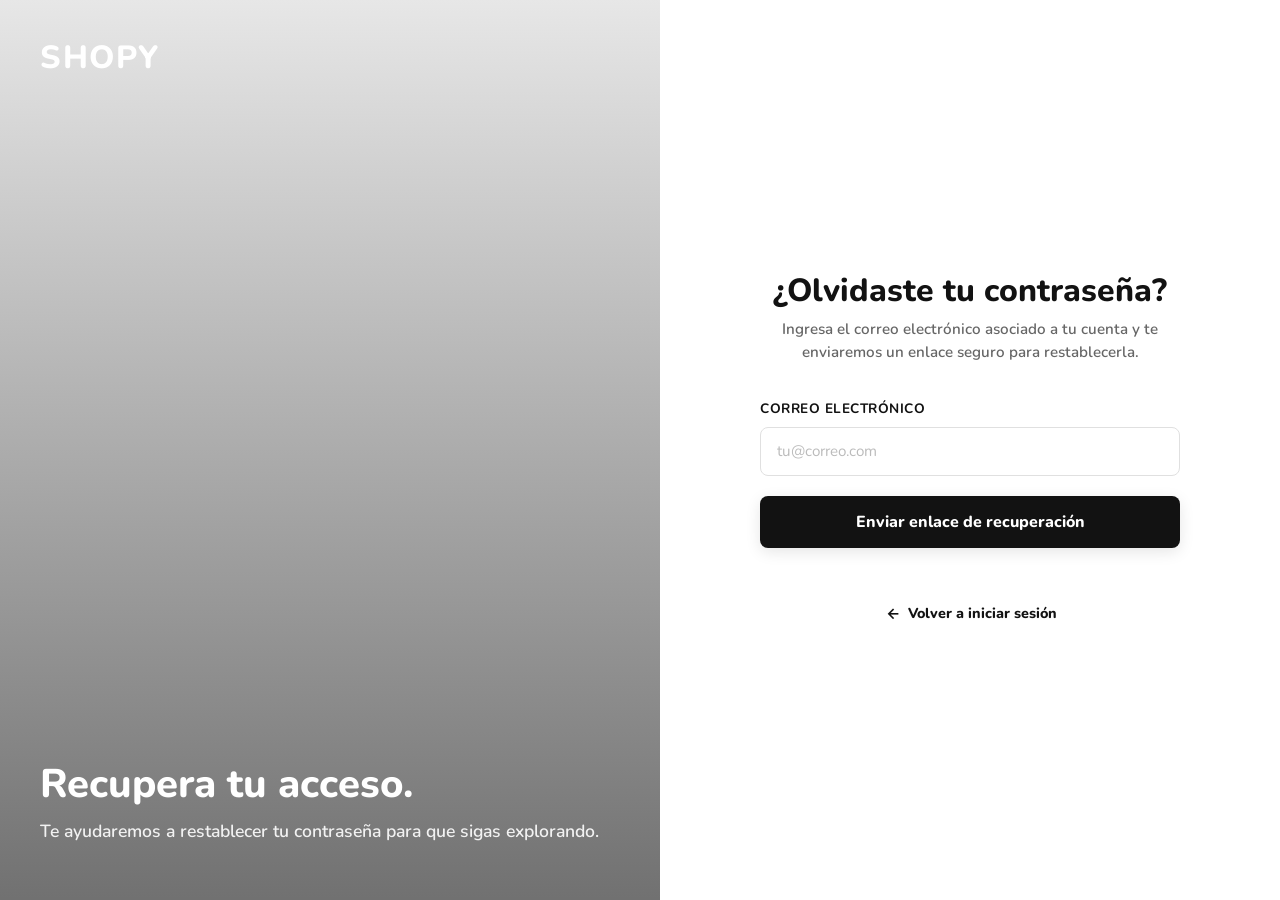
<file: forgot.html>
<!DOCTYPE html>
<html lang="es">
<head>
    <meta charset="UTF-8">
    <meta name="viewport" content="width=device-width, initial-scale=1.0">
    <title>Shopy | Recuperar Contraseña</title>

    <!-- Bootstrap 5 CSS -->
    <link href="https://cdn.jsdelivr.net/npm/bootstrap@5.3.0/dist/css/bootstrap.min.css" rel="stylesheet">
    <!-- Boxicons -->
    <link href='https://unpkg.com/boxicons@2.1.4/css/boxicons.min.css' rel='stylesheet'>
    <!-- Google Fonts: Nunito -->
    <link href="https://fonts.googleapis.com/css2?family=Nunito:wght@400;600;800&display=swap" rel="stylesheet">

    <link href='css/style.css' rel='stylesheet'>
    <link href='css/auth.css' rel='stylesheet'>

    <!-- == HEAD == -->

    <style>
        /* Sólo estilos únicos de recuperación que no están en auth.css ni style.css */
        .image-section {
            background: url('https://images.unsplash.com/photo-1483985988355-763728e1935b?q=80&w=1200&auto=format&fit=crop') no-repeat center center;
        }

        .btn-submit {
            margin-bottom: 25px;
        }
    </style>

    <!-- == /HEAD == -->

</head>
<body>

    <!-- == SPLIT LAYOUT == -->
    <div class="split-layout">

        <!-- == IMAGE SECTION == -->
        <div class="image-section">
            <div class="image-overlay"></div>
            <a href="index.html" class="brand-logo-white">Shopy</a>

            <div class="image-text">
                <h2>Recupera tu acceso.</h2>
                <p>Te ayudaremos a restablecer tu contraseña para que sigas explorando.</p>
            </div>
        </div>
        <!-- == /IMAGE SECTION == -->

        <!-- == FORM SECTION == -->
        <div class="form-section">

            <!-- == FORM CONTAINER == -->
            <div class="form-container">

                <a href="index.html" class="mobile-logo">Shopy</a>

                <div class="form-header">
                    <h1>¿Olvidaste tu contraseña?</h1>
                    <p>Ingresa el correo electrónico asociado a tu cuenta y te enviaremos un enlace seguro para restablecerla.</p>
                </div>

                <!-- == FORM == -->
                <form action="#" method="POST">
                    <div class="form-group">
                        <label for="email" class="form-label">Correo Electrónico</label>
                        <input type="email" id="email" class="form-control" placeholder="tu@correo.com" required>
                    </div>

                    <button type="submit" class="btn-submit">Enviar enlace de recuperación</button>
                </form>
                <!-- == /FORM == -->

                <!-- == FORM FOOTER == -->
                <div class="form-footer">
                    <a href="login.html">
                        <i class='bx bx-left-arrow-alt'></i>
                        Volver a iniciar sesión
                    </a>
                </div>
                <!-- == /FORM FOOTER == -->

            </div>
            <!-- == /FORM CONTAINER == -->

        </div>
        <!-- == /FORM SECTION == -->

    </div>
    <!-- == /SPLIT LAYOUT == -->

    <!-- Bootstrap JS -->
    <script src="https://cdn.jsdelivr.net/npm/bootstrap@5.3.0/dist/js/bootstrap.bundle.min.js"></script>
</body>
</html>
</file>
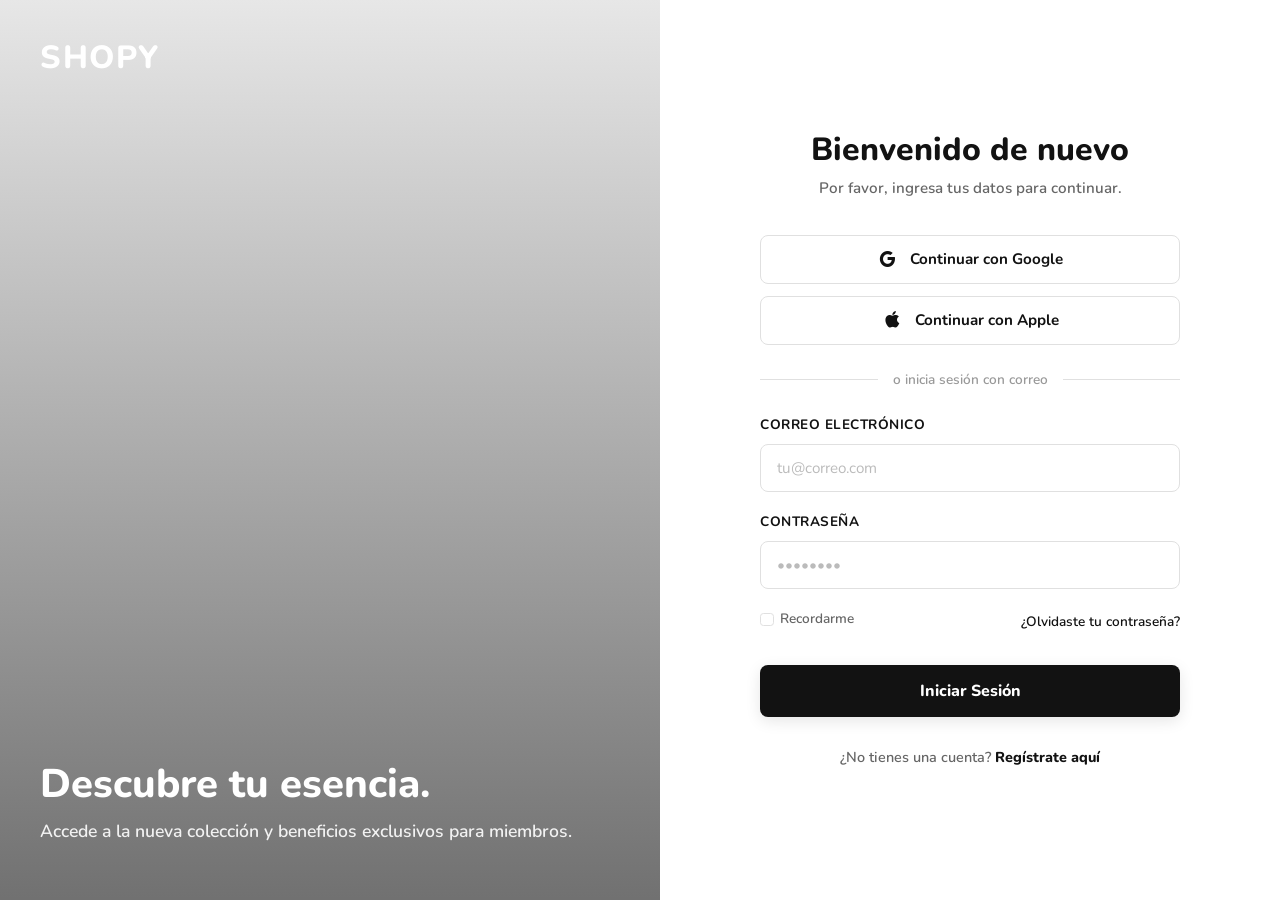
<file: login.html>
<!DOCTYPE html>
<html lang="es">
<head>
    <meta charset="UTF-8">
    <meta name="viewport" content="width=device-width, initial-scale=1.0">
    <title>Shopy | Iniciar Sesión</title>

    <!-- Bootstrap 5 CSS -->
    <link href="https://cdn.jsdelivr.net/npm/bootstrap@5.3.0/dist/css/bootstrap.min.css" rel="stylesheet">
    <!-- Boxicons -->
    <link href='https://unpkg.com/boxicons@2.1.4/css/boxicons.min.css' rel='stylesheet'>
    <!-- Google Fonts: Nunito -->
    <link href="https://fonts.googleapis.com/css2?family=Nunito:wght@400;600;800&display=swap" rel="stylesheet">

    <link href='css/style.css' rel='stylesheet'>
    <link href='css/auth.css' rel='stylesheet'>

    <!-- == HEAD == -->

    <style>
        /* Sólo estilos únicos de login que no están en auth.css ni style.css */
        @media (min-width: 992px) {
            body {
                overflow: hidden; /* Evita scroll en desktop para un look limpio de app */
            }
        }

        .image-section {
            background: url('https://images.unsplash.com/photo-1490481651871-ab68de25d43d?q=80&w=1200&auto=format&fit=crop') no-repeat center center;
        }
    </style>

    <!-- == /HEAD == -->

</head>
<body>

    <!-- == SPLIT LAYOUT == -->
    <div class="split-layout">

        <!-- == IMAGE SECTION == -->
        <div class="image-section">
            <div class="image-overlay"></div>
            <a href="index.html" class="brand-logo-white">Shopy</a>

            <div class="image-text">
                <h2>Descubre tu esencia.</h2>
                <p>Accede a la nueva colección y beneficios exclusivos para miembros.</p>
            </div>
        </div>
        <!-- == /IMAGE SECTION == -->

        <!-- == FORM SECTION == -->
        <div class="form-section">

            <!-- == FORM CONTAINER == -->
            <div class="form-container">

                <a href="index.html" class="mobile-logo">Shopy</a>

                <div class="form-header">
                    <h1>Bienvenido de nuevo</h1>
                    <p>Por favor, ingresa tus datos para continuar.</p>
                </div>

                <!-- == OAUTH BUTTONS == -->
                <div class="oauth-buttons">
                    <button class="btn-oauth">
                        <i class='bx bxl-google' style="color: #121212;"></i>
                        Continuar con Google
                    </button>
                    <button class="btn-oauth">
                        <i class='bx bxl-apple' style="color: #121212;"></i>
                        Continuar con Apple
                    </button>
                </div>
                <!-- == /OAUTH BUTTONS == -->

                <div class="divider">o inicia sesión con correo</div>

                <!-- == FORM == -->
                <form action="#" method="POST">
                    <div class="form-group">
                        <label for="email" class="form-label">Correo Electrónico</label>
                        <input type="email" id="email" class="form-control" placeholder="tu@correo.com" required>
                    </div>

                    <div class="form-group">
                        <label for="password" class="form-label">Contraseña</label>
                        <input type="password" id="password" class="form-control" placeholder="••••••••" required>
                    </div>

                    <div class="extra-options">
                        <div class="form-check">
                            <input class="form-check-input" type="checkbox" id="rememberMe">
                            <label class="form-check-label" for="rememberMe">
                                Recordarme
                            </label>
                        </div>
                        <a href="forgot.html" class="forgot-link">¿Olvidaste tu contraseña?</a>
                    </div>

                    <button type="submit" class="btn-submit">Iniciar Sesión</button>
                </form>
                <!-- == /FORM == -->

                <!-- == FORM FOOTER == -->
                <div class="form-footer">
                    ¿No tienes una cuenta? <a href="register.html">Regístrate aquí</a>
                </div>
                <!-- == /FORM FOOTER == -->

            </div>
            <!-- == /FORM CONTAINER == -->

        </div>
        <!-- == /FORM SECTION == -->

    </div>
    <!-- == /SPLIT LAYOUT == -->

    <!-- Bootstrap JS -->
    <script src="https://cdn.jsdelivr.net/npm/bootstrap@5.3.0/dist/js/bootstrap.bundle.min.js"></script>
</body>
</html>
</file>
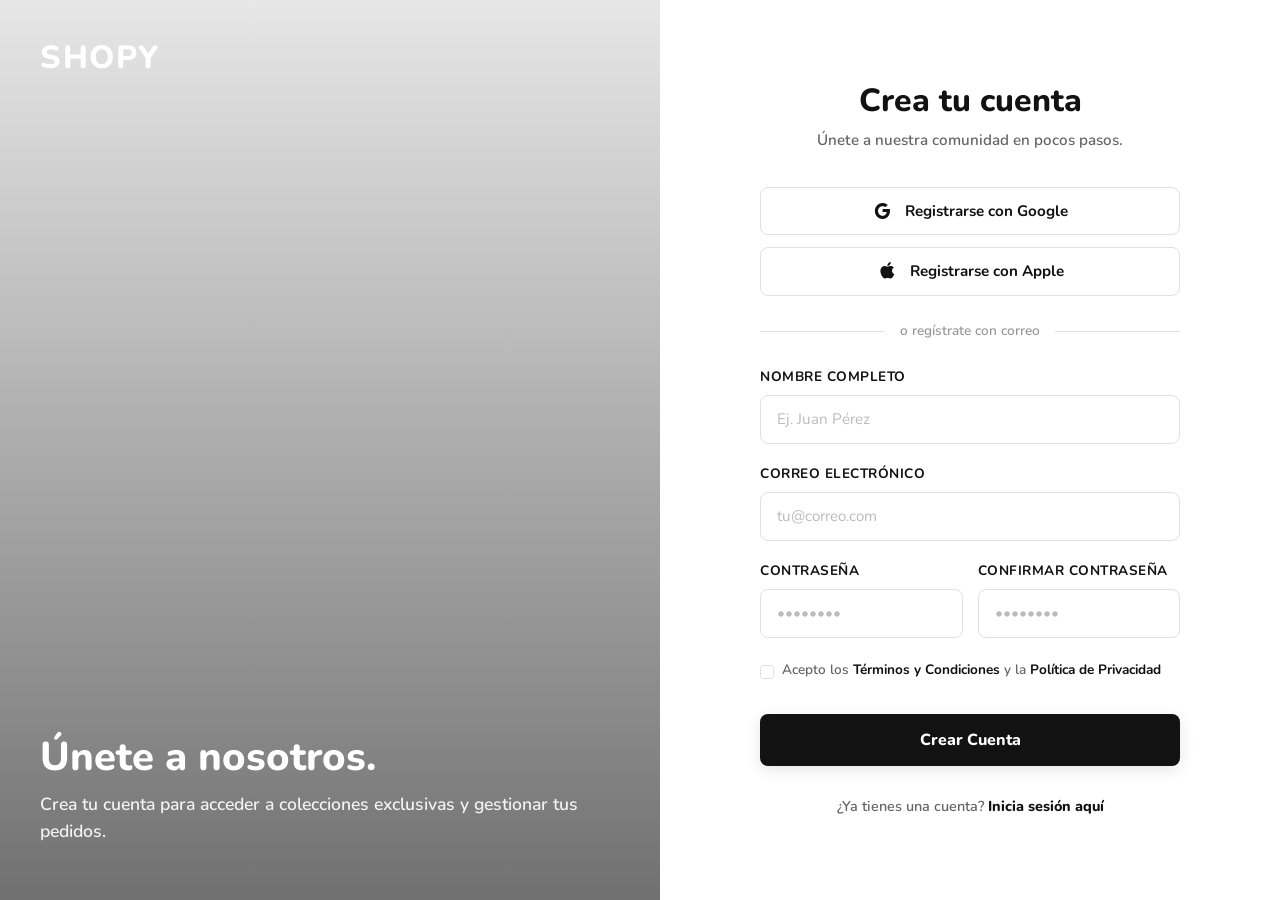
<file: register.html>
<!DOCTYPE html>
<html lang="es">
<head>
    <meta charset="UTF-8">
    <meta name="viewport" content="width=device-width, initial-scale=1.0">
    <title>Shopy | Crear Cuenta</title>

    <!-- Bootstrap 5 CSS -->
    <link href="https://cdn.jsdelivr.net/npm/bootstrap@5.3.0/dist/css/bootstrap.min.css" rel="stylesheet">
    <!-- Boxicons -->
    <link href='https://unpkg.com/boxicons@2.1.4/css/boxicons.min.css' rel='stylesheet'>
    <!-- Google Fonts: Nunito -->
    <link href="https://fonts.googleapis.com/css2?family=Nunito:wght@400;600;800&display=swap" rel="stylesheet">

    <link href='css/style.css' rel='stylesheet'>
    <link href='css/auth.css' rel='stylesheet'>

    <!-- == HEAD == -->

    <style>
        /* Sólo estilos únicos de registro que no están en auth.css ni style.css */
        .image-section {
            background: url('https://images.unsplash.com/photo-1445205170230-053b83016050?q=80&w=1200&auto=format&fit=crop') no-repeat center center;
        }
    </style>

    <!-- == /HEAD == -->

</head>
<body>

    <!-- == SPLIT LAYOUT == -->
    <div class="split-layout">

        <!-- == IMAGE SECTION == -->
        <div class="image-section">
            <div class="image-overlay"></div>
            <a href="index.html" class="brand-logo-white">Shopy</a>

            <div class="image-text">
                <h2>Únete a nosotros.</h2>
                <p>Crea tu cuenta para acceder a colecciones exclusivas y gestionar tus pedidos.</p>
            </div>
        </div>
        <!-- == /IMAGE SECTION == -->

        <!-- == FORM SECTION == -->
        <div class="form-section">

            <!-- == FORM CONTAINER == -->
            <div class="form-container">

                <a href="index.html" class="mobile-logo">Shopy</a>

                <div class="form-header">
                    <h1>Crea tu cuenta</h1>
                    <p>Únete a nuestra comunidad en pocos pasos.</p>
                </div>

                <!-- == OAUTH BUTTONS == -->
                <div class="oauth-buttons">
                    <button class="btn-oauth">
                        <i class='bx bxl-google' style="color: #121212;"></i>
                        Registrarse con Google
                    </button>
                    <button class="btn-oauth">
                        <i class='bx bxl-apple' style="color: #121212;"></i>
                        Registrarse con Apple
                    </button>
                </div>
                <!-- == /OAUTH BUTTONS == -->

                <div class="divider">o regístrate con correo</div>

                <!-- == FORM == -->
                <form action="#" method="POST">
                    <div class="form-group">
                        <label for="name" class="form-label">Nombre Completo</label>
                        <input type="text" id="name" class="form-control" placeholder="Ej. Juan Pérez" required>
                    </div>

                    <div class="form-group">
                        <label for="email" class="form-label">Correo Electrónico</label>
                        <input type="email" id="email" class="form-control" placeholder="tu@correo.com" required>
                    </div>

                    <div class="form-row">
                        <div class="form-group">
                            <label for="password" class="form-label">Contraseña</label>
                            <input type="password" id="password" class="form-control" placeholder="••••••••" required>
                        </div>

                        <div class="form-group">
                            <label for="password_confirmation" class="form-label">Confirmar Contraseña</label>
                            <input type="password" id="password_confirmation" class="form-control" placeholder="••••••••" required>
                        </div>
                    </div>

                    <div class="extra-options">
                        <div class="form-check d-flex align-items-center">
                            <input class="form-check-input" type="checkbox" id="terms" required>
                            <label class="form-check-label mx-2" for="terms">
                                Acepto los <a href="#">Términos y Condiciones</a> y la <a href="#">Política de Privacidad</a>
                            </label>
                        </div>
                    </div>

                    <button type="submit" class="btn-submit">Crear Cuenta</button>
                </form>
                <!-- == /FORM == -->

                <!-- == FORM FOOTER == -->
                <div class="form-footer">
                    ¿Ya tienes una cuenta? <a href="login.html">Inicia sesión aquí</a>
                </div>
                <!-- == /FORM FOOTER == -->

            </div>
            <!-- == /FORM CONTAINER == -->

        </div>
        <!-- == /FORM SECTION == -->

    </div>
    <!-- == /SPLIT LAYOUT == -->

    <!-- Bootstrap JS -->
    <script src="https://cdn.jsdelivr.net/npm/bootstrap@5.3.0/dist/js/bootstrap.bundle.min.js"></script>
</body>
</html>
</file>
<file: css/style.css>
/* =========================================
            == COLORES Y VARIABLES ==
========================================= */
:root {
    /* Colores base */
    --dark-grey: #121212;
    --soft-white: #ffffff;
    --off-white: #f8f9fa;
    --star-gold: #fbbc04;
    --accent-color: #333333;
    --light-grey: #e0e0e0;

    /* Colores de texto */
    --text-muted: #888;
    --text-secondary: #555;
    --text-light-muted: #666;
    --text-placeholder: #999;

    /* Colores de borde */
    --border-light: #eaeaea;
    --border-lighter: #eee;
    --border-ccc: #ccc;

    /* Colores de hover y estados */
    --hover-light: #f0f0f0;

    /* Colores con transparencia (blanco) */
    --white-alpha-03: rgba(255, 255, 255, 0.03);
    --white-alpha-05: rgba(255, 255, 255, 0.05);
    --white-alpha-08: rgba(255, 255, 255, 0.08);
    --white-alpha-6: rgba(255, 255, 255, 0.6);
    --white-alpha-8: rgba(255, 255, 255, 0.8);

    /* Colores con transparencia (negro/dark) */
    --overlay-bg: rgba(18, 18, 18, 0.45);
    --shadow-xs: rgba(0, 0, 0, 0.02);
    --shadow-sm: rgba(0, 0, 0, 0.05);
    --shadow-md: rgba(0, 0, 0, 0.06);
    --shadow-lg: rgba(0, 0, 0, 0.1);
    --shadow-xl: rgba(0, 0, 0, 0.15);
    --shadow-2xl: rgba(0, 0, 0, 0.2);
    --shadow-3xl: rgba(0, 0, 0, 0.25);
}


/* =========================================
            == GLOBAL ==
========================================= */
body {
    font-family: 'Nunito', sans-serif;
    margin: 0;
    padding: 0;
    overflow-x: hidden;
}

/* Animaciones reutilizables */
@keyframes fadeIn {
    from { opacity: 0; transform: translateY(20px); }
    to { opacity: 1; transform: translateY(0); }
}

/* =========================================
            == NAVBAR ==
========================================= */
.modern-navbar {
    background-color: transparent;
    padding: 20px 0;
    transition: all 0.4s ease-in-out;
}

.modern-navbar .navbar-brand,
.modern-navbar .nav-link,
.modern-navbar .login-link {
    color: var(--soft-white) !important;
    font-weight: 600;
    transition: color 0.4s ease-in-out;
}

.navbar-brand {
    line-height: 1.1;
    font-size: 1.5rem;
    text-transform: uppercase;
    letter-spacing: 1.5px;
}

.modern-navbar .nav-link { margin: 0 12px; font-size: 0.95rem; }
.modern-navbar .nav-link:hover { opacity: 0.7; }

.modern-navbar.scrolled {
    background-color: rgba(255, 255, 255, 0.95);
    backdrop-filter: blur(10px);
    -webkit-backdrop-filter: blur(10px);
    box-shadow: 0 10px 30px var(--shadow-sm);
    padding: 12px 0;
}

.modern-navbar.scrolled .navbar-brand,
.modern-navbar.scrolled .nav-link,
.modern-navbar.scrolled .login-link {
    color: var(--dark-grey) !important;
}

.login-link {
    text-decoration: none;
    font-size: 1.4rem;
    transition: transform 0.2s ease;
}

.login-link:hover { transform: translateY(-3px); }

.navbar-toggler {
    border: none;
    color: var(--soft-white);
    font-size: 1.8rem;
}

.modern-navbar.scrolled .navbar-toggler { color: var(--dark-grey); }
.navbar-toggler:focus { box-shadow: none; }


/* =========================================
            == HERO SECTION ==
========================================= */
.hero-section {
    height: 100vh;
    background-image: url('../img/bg/main-hero.jpg');
    background-size: cover;
    background-repeat: no-repeat;
    background-position: center center;
    display: flex;
    flex-direction: column;
    align-items: center;
    justify-content: center;
    color: var(--soft-white);
    text-align: center;
    padding-top: 80px;
    position: relative;
    overflow: hidden;
}

.hero-section::before {
    content: '';
    position: absolute;
    inset: 0;
    background: linear-gradient(to bottom, rgba(0,0,0,0.2), rgba(0,0,0,0.4));
    pointer-events: none;
}
/* =========================================
            == REVIEWS BADGE ==
========================================= */
.reviews-badge {
    margin: 10px 0 20px 0;
    background: var(--white-alpha-03);
    backdrop-filter: blur(15px);
    -webkit-backdrop-filter: blur(15px);
    border: 1px solid var(--white-alpha-08);
    border-radius: 50px;
    padding: 12px 30px;
    display: inline-flex;
    align-items: center;
    gap: 20px;
    box-shadow: 0 15px 35px var(--shadow-2xl);
    transition: transform 0.3s ease;
    z-index: 2;
}

.reviews-info { display: flex; align-items: center; gap: 10px; }
.reviews-stars i { color: var(--star-gold); font-size: 1.3rem; margin: 0 1px; }
.reviews-text { font-size: 0.95rem; font-weight: 600; letter-spacing: 0.3px; margin-top: 2px; }
.reviews-text span { font-weight: 800; }
.avatars-container { display: flex; align-items: center; justify-content: center; }

.avatar-circle {
    width: 40px; height: 40px;
    border-radius: 50%;
    border: 2px solid var(--dark-grey);
    object-fit: cover;
    margin-left: -15px;
    transition: transform 0.2s ease;
}
.avatar-circle:hover { transform: translateY(-4px); z-index: 10; }
.avatar-circle:first-child { margin-left: 0; }
.avatar-count {
    background-color: var(--soft-white); color: var(--dark-grey);
    display: flex; align-items: center; justify-content: center;
    font-size: 0.8rem; font-weight: 800; z-index: 5;
}


/* =========================================
            == GALERÍA - CONTROLES ==
========================================= */
.gallery-controls {
    display: flex;
    flex-direction: column;
    gap: 15px;
    margin-bottom: 40px;
    padding: 0 25px;
}
@media (min-width: 768px) {
    .gallery-controls {
        flex-direction: row;
        justify-content: space-between;
        align-items: center;
    }
}

.search-wrapper {
    position: relative;
    flex-grow: 1;
    max-width: 450px;
}

.search-input {
    width: 100%;
    padding: 12px 20px 12px 45px;
    border-radius: 50px;
    border: 1px solid var(--light-grey);
    background-color: var(--off-white);
    font-weight: 600;
    outline: none;
    transition: all 0.3s;
}

.search-input:focus {
    border-color: var(--dark-grey);
    background-color: var(--soft-white);
    box-shadow: 0 5px 15px var(--shadow-sm);
}

.search-wrapper i {
    position: absolute;
    left: 18px;
    top: 50%;
    transform: translateY(-50%);
    font-size: 1.3rem;
    color: var(--text-muted);
}

.custom-select-picker {
    border-radius: 50px;
    padding: 12px 40px 12px 20px;
    font-weight: 700;
    color: var(--dark-grey);
    border: 1px solid var(--light-grey);
    background-color: var(--soft-white);
    cursor: pointer;
    appearance: none;
    transition: all 0.3s;
}

.custom-select-picker:focus {
    box-shadow: 0 5px 15px var(--shadow-sm);
    border-color: var(--dark-grey);
    outline: none;
}

.d-none { display: none !important; }


/* =========================================
            == GALERÍA - MALLADO ==
========================================= */
.gallery-section { padding-top: 100px; }
.section-title { color: var(--dark-grey); font-weight: 800; text-align: center; margin-bottom: 30px; font-size: 2.8rem; }

.gallery-grid {
    display: grid;
    grid-template-columns: repeat(4, 1fr);
    grid-auto-rows: 280px;
    gap: 25px;
    padding: 0 25px;
}

.gallery-item {
    position: relative; border-radius: 20px; overflow: hidden;
    background-color: var(--off-white);
    box-shadow: 0 8px 25px var(--shadow-md); cursor: pointer;
}

.gallery-item img { width: 100%; height: 100%; object-fit: cover; transition: transform 0.6s cubic-bezier(0.25, 0.46, 0.45, 0.94); }
.gallery-item:hover img { transform: scale(1.06); }

.sale-badge {
    position: absolute; top: 15px; right: 15px;
    background-color: var(--dark-grey); color: var(--soft-white);
    width: 50px; height: 50px; border-radius: 50%;
    display: flex; align-items: center; justify-content: center;
    font-size: 0.9rem; font-weight: 800; z-index: 5;
    box-shadow: 0 5px 15px var(--shadow-2xl);
}

.item-overlay {
    position: absolute; inset: 0;
    background: var(--overlay-bg);
    display: flex; flex-direction: column; align-items: center; justify-content: center;
    gap: 15px; opacity: 0; transition: opacity 0.4s ease; z-index: 10;
}

.gallery-item:hover .item-overlay { opacity: 1; }

.overlay-btn, .overlay-btn-outline {
    text-decoration: none; display: flex; align-items: center; gap: 8px;
    font-weight: 700; font-size: 0.95rem; border-radius: 50px;
    transform: translateY(20px); transition: all 0.4s cubic-bezier(0.25, 0.46, 0.45, 0.94);
}

.overlay-btn { background-color: var(--soft-white); color: var(--dark-grey); padding: 12px 28px; border: none; }
.overlay-btn-outline { background-color: transparent; color: var(--soft-white); border: 2px solid var(--soft-white); padding: 10px 26px; }

.gallery-item:hover .overlay-btn, .gallery-item:hover .overlay-btn-outline { transform: translateY(0); }
.overlay-btn:hover { background-color: var(--hover-light); transform: scale(1.05) !important; }
.overlay-btn-outline:hover { background-color: var(--soft-white); color: var(--dark-grey); }

.item-large { grid-column: span 2; grid-row: span 2; }
.item-wide { grid-column: span 2; grid-row: span 1; }
.item-tall { grid-column: span 1; grid-row: span 2; }
.item-normal { grid-column: span 1; grid-row: span 1; }

.hidden-photo { display: none !important; }
.toggle-photo { animation: fadeIn 0.6s ease forwards; }

.btn-modern {
    background-color: var(--dark-grey); color: var(--soft-white);
    border-radius: 50px; padding: 16px 45px;
    font-size: 1.1rem; font-weight: 800; border: none;
    transition: all 0.3s ease; margin-top: 20px;
    box-shadow: 0 10px 25px var(--shadow-xl);
    text-decoration: none;
    display: inline-block;
}
.btn-modern:hover { background-color: var(--accent-color); color: var(--soft-white); transform: translateY(-4px); box-shadow: 0 15px 35px var(--shadow-3xl); }


/* =========================================
            == WAVE DIVIDER ==
========================================= */
.wave-divider-top { width: 100%; height: 120px; margin-top: 60px; line-height: 0; overflow: hidden; background-color: var(--soft-white); }
.wave-divider-top svg { width: 100%; height: 100%; }

.wave-divider-bottom { width: 100%; height: 120px; line-height: 0; overflow: hidden; background-color: var(--dark-grey); }
.wave-divider-bottom svg { width: 100%; height: 100%; }


/* =========================================
            == BENEFITS SECTION ==
========================================= */
.benefits-section { background-color: var(--dark-grey); color: var(--soft-white); padding: 30px 0 0 0; }
.benefit-item { display: flex; flex-direction: column; align-items: center; text-align: center; padding: 20px; }
.icon-glass {
    background: var(--white-alpha-03); backdrop-filter: blur(15px); -webkit-backdrop-filter: blur(15px);
    border: 1px solid var(--white-alpha-08); width: 85px; height: 85px; border-radius: 50%;
    display: flex; align-items: center; justify-content: center; font-size: 2.5rem; color: var(--soft-white);
    margin-bottom: 25px; transition: all 0.4s ease; box-shadow: 0 8px 32px var(--shadow-lg);
}
.benefit-item:hover .icon-glass { transform: translateY(-10px) rotate(5deg); background: var(--white-alpha-08); box-shadow: 0 15px 35px var(--shadow-2xl); }
.benefit-item h3 { font-weight: 800; font-size: 1.3rem; margin-bottom: 12px; letter-spacing: 0.5px; }
.benefit-item p { color: var(--white-alpha-6); font-size: 1rem; max-width: 260px; margin: 0 auto; line-height: 1.6; }


/* =========================================
            == MUNDIAL SECTION ==
========================================= */
.wundial-intro-section {
    height: 70vh;
    width:100%;
    background-image:url('../img/futbol/ball.jpeg');
    background-position: center 20%;
    background-repeat:no-repeat;
    position: relative;
    overflow: hidden;
    margin: 0;
    padding: 0;
    display: flex;
    align-items: center;
}

.wundial-intro-section::before {
    content: '';
    position: absolute;
    inset: 0;
    background: linear-gradient(to bottom, rgba(0,0,0,0.2), rgba(0,0,0,0.4));
    pointer-events: none;
}

.wundial-side-text {
    font-size: 2.5rem;
    font-weight: 800;
    color: var(--soft-white);
    text-transform: uppercase;
    letter-spacing: 2px;
    margin: 0;
    line-height: 1.2;
}

.wundial-center-ball {
    max-height: 40vh;
    object-fit: contain;
    transition: transform 0.4s ease;
}

.wundial-center-ball:hover {
    transform: scale(1.05) rotate(5deg);
}

.wundial-collection-section {
    height: 70vh;
    width: 100%;
    background-size: cover;
    background-image:url('../img/futbol/mundial.png');
    background-position: center 20%;
    background-repeat:no-repeat;
    margin: 0;
    padding: 0;
    position: relative;
    overflow: hidden;
    display: flex;
    flex-direction: column;
    align-items: center;
    justify-content: center;
}

.wundial-collection-section::before {
    content: '';
    position: absolute;
    inset: 0;
    background: linear-gradient(to bottom, rgba(0,0,0,0.1), rgba(0,0,0,0.3));
    pointer-events: none;
}

.wundial-bg-text {
    position: absolute;
    top: 40%;
    left: 50%;
    transform: translate(-50%, -50%);
    font-size: 16vw;
    font-weight: 900;
    color: var(--soft-white);
    z-index: 1;
    letter-spacing: 5px;
    text-transform: uppercase;
    white-space: nowrap;
}

.wundial-shirts {
    max-height: 35vh;
    width: auto;
    object-fit: contain;
    z-index: 2;
    position: relative;
    transition: transform 0.4s ease;
}

.wundial-shirts:hover {
    transform: scale(1.02);
}

.z-index-2 {
    z-index: 2;
}


/* =========================================
            == WHATSAPP SECTION ==
========================================= */
.whatsapp-section {
    padding: 80px 0 0 0;
    background-color: var(--soft-white);
    display: flex;
    justify-content: center;
    align-items: center;
}

.whatsapp-card {
    display: flex;
    align-items: center;
    gap: 12px;
    width: 100%;
    max-width: 900px;
    padding: 40px 50px;
    background-color: var(--soft-white);
    color: var(--dark-grey);
    border: 1px solid var(--border-light);
    border-radius: 12px;
    text-decoration: none;
    transition: all 0.3s ease;
    box-shadow: 0 4px 15px var(--shadow-xs);
}

.whatsapp-icon-wrapper {
    display: flex;
    align-items: center;
    justify-content: center;
    width: 80px;
    height: 80px;
    background-color: var(--dark-grey);
    color: var(--soft-white);
    border-radius: 50%;
    flex-shrink: 0;
}

.whatsapp-icon-wrapper i { font-size: 2.8rem; }

.whatsapp-content { text-align: left; }

.whatsapp-content h4 {
    font-size: 1.8rem;
    font-weight: 800;
    margin-bottom: 10px;
    color: var(--dark-grey);
}

.whatsapp-content p {
    font-size: 1.1rem;
    color: var(--text-secondary);
    margin: 0;
    line-height: 1.6;
}

.whatsapp-card:hover {
    border-color: var(--dark-grey);
    transform: translateY(-5px);
    box-shadow: 0 12px 35px var(--shadow-md);
}


/* =========================================
            == PRODUCT DETAIL ==
========================================= */
.product-detail-container {
    margin-top: 60px;
    margin-bottom: 80px;
}

.breadcrumb { font-size: 0.85rem; font-weight: 600; margin-bottom: 20px; }
.breadcrumb a { color: var(--text-muted); text-decoration: none; transition: color 0.2s; }
.breadcrumb a:hover { color: var(--dark-grey); }
.breadcrumb-item.active { color: var(--dark-grey); }
.breadcrumb-item + .breadcrumb-item::before { content: ">"; color: var(--border-ccc); }

.gallery-container { display: flex; flex-direction: column; gap: 15px; }
@media (min-width: 768px) { .gallery-container { flex-direction: row; } }

.thumbnails-vertical {
    display: flex; flex-direction: row; gap: 15px; overflow-x: auto; padding-bottom: 5px;
}
@media (min-width: 768px) {
    .thumbnails-vertical {
        flex-direction: column; width: 100px; flex-shrink: 0; overflow-y: auto;
        max-height: 650px; padding-bottom: 0; padding-right: 5px;
    }
    .thumbnails-vertical::-webkit-scrollbar { width: 4px; }
    .thumbnails-vertical::-webkit-scrollbar-thumb { background-color: var(--light-grey); border-radius: 10px; }
}

.thumbnail-wrapper {
    width: 80px; height: 100px; border-radius: 12px; overflow: hidden; cursor: pointer;
    border: 2px solid transparent; transition: all 0.3s ease; opacity: 0.6; flex-shrink: 0;
}
@media (min-width: 768px) { .thumbnail-wrapper { width: 100%; height: 120px; } }
.thumbnail-wrapper.active, .thumbnail-wrapper:hover { opacity: 1; border-color: var(--dark-grey); }
.thumbnail-wrapper img { width: 100%; height: 100%; object-fit: cover; }

.main-image-container {
    flex-grow: 1; border-radius: 20px; overflow: hidden; background-color: var(--off-white);
    position: relative; aspect-ratio: 3/4;
}
.main-image-container img { width: 100%; height: 100%; object-fit: cover; transition: opacity 0.3s ease; }
.zoom-hint {
    position: absolute; bottom: 20px; right: 20px; background: var(--white-alpha-8);
    color: var(--dark-grey); width: 40px; height: 40px; border-radius: 50%;
    display: flex; align-items: center; justify-content: center; font-size: 1.2rem;
    box-shadow: 0 4px 10px var(--shadow-lg); pointer-events: none;
}

.product-info-section { padding-left: 0; }
@media (min-width: 992px) { .product-info-section { padding-left: 30px; } }

.product-title-lg { font-size: 2.5rem; font-weight: 800; color: var(--dark-grey); line-height: 1.2; margin-bottom: 15px; }
.product-price-lg { font-size: 2rem; font-weight: 800; color: var(--dark-grey); margin-bottom: 25px; }
.product-description { font-size: 1.05rem; color: var(--text-secondary); line-height: 1.7; margin-bottom: 30px; }
.selection-title { font-size: 1rem; font-weight: 800; color: var(--dark-grey); margin-bottom: 12px; text-transform: uppercase; letter-spacing: 0.5px; }
.color-swatch-container, .size-container { display: flex; flex-wrap: wrap; gap: 12px; margin-bottom: 30px; }
.color-swatch { width: 40px; height: 40px; border-radius: 50%; cursor: pointer; position: relative; border: 2px solid transparent; transition: all 0.2s ease; }
.color-swatch:hover, .color-swatch.active { transform: scale(1.1); border-color: var(--dark-grey); }
.color-swatch::after { content: "\e9ac"; font-family: "boxicons"; position: absolute; top: 50%; left: 50%; transform: translate(-50%, -50%); color: white; font-size: 1.2rem; display: none; }
.color-swatch.active::after { display: block; }
.color-swatch.light-color.active::after { color: var(--dark-grey); }
.size-box { width: 50px; height: 50px; border: 2px solid var(--light-grey); border-radius: 12px; display: flex; align-items: center; justify-content: center; font-weight: 700; font-size: 1rem; cursor: pointer; transition: all 0.2s; color: var(--accent-color); }
.size-box:hover, .size-box.active { background-color: var(--dark-grey); border-color: var(--dark-grey); color: var(--soft-white); }
.action-row { display: flex; gap: 20px; margin-bottom: 40px; flex-wrap: wrap; }
.quantity-selector { display: flex; align-items: center; border: 2px solid var(--light-grey); border-radius: 50px; padding: 5px 15px; background: var(--soft-white); }
.qty-btn { background: none; border: none; font-size: 1.2rem; color: var(--dark-grey); cursor: pointer; padding: 0 10px; font-weight: bold; }
.qty-input { width: 40px; text-align: center; border: none; font-weight: 800; font-size: 1.1rem; outline: none; background: transparent; }
.btn-add-to-cart { flex-grow: 1; background-color: var(--dark-grey); color: var(--soft-white); border: none; border-radius: 50px; padding: 15px 30px; font-weight: 800; font-size: 1.1rem; display: flex; align-items: center; justify-content: center; gap: 10px; transition: all 0.3s ease; box-shadow: 0 10px 25px var(--shadow-xl); }
.btn-add-to-cart:hover { transform: translateY(-3px); box-shadow: 0 15px 30px var(--shadow-3xl); }

.accordion-item { border: none; border-bottom: 1px solid var(--border-lighter); background: transparent; }
.accordion-button { background: transparent !important; color: var(--dark-grey) !important; font-weight: 800; font-size: 1.1rem; padding: 20px 0; box-shadow: none !important; }
.accordion-button::after { filter: grayscale(100%); }
.accordion-body { padding: 0 0 20px 0; color: var(--text-secondary); font-size: 1rem; line-height: 1.6; }


/* =========================================
            == TESTIMONIALS CAROUSEL ==
========================================= */
.testimonials-section { padding: 40px 0 60px 0; background-color: var(--soft-white); overflow: hidden; }

.carousel-container {
    width: 100%;
    position: relative;
    padding: 30px 0;
    -webkit-mask-image: linear-gradient(to right, transparent, black 10%, black 90%, transparent);
    mask-image: linear-gradient(to right, transparent, black 10%, black 90%, transparent);
}

.carousel-track {
    display: flex;
    gap: 30px;
    width: max-content;
    animation: scrollCarousel 40s linear infinite;
}

.carousel-track:hover { animation-play-state: paused; }

@keyframes scrollCarousel {
    0% { transform: translateX(0); }
    100% { transform: translateX(calc(-50% - 15px)); }
}

.testimonial-card {
    width: 400px;
    flex-shrink: 0;
    background-color: var(--soft-white);
    border: 1px solid var(--border-light);
    border-radius: 24px;
    padding: 40px 35px;
    box-shadow: 0 10px 40px var(--shadow-xs);
    transition: transform 0.3s ease, box-shadow 0.3s ease;
    display: flex; flex-direction: column; justify-content: space-between;
}

.testimonial-card:hover { transform: translateY(-8px); box-shadow: 0 20px 50px var(--shadow-md); border-color: transparent; }

.testimonial-header { display: flex; align-items: center; gap: 18px; margin-bottom: 25px; }
.testimonial-header img { width: 60px; height: 60px; border-radius: 50%; object-fit: cover; box-shadow: 0 5px 15px var(--shadow-lg); }
.user-info h4 { margin: 0; font-size: 1.1rem; font-weight: 800; color: var(--dark-grey); }
.user-info .stars { color: var(--star-gold); font-size: 1rem; margin-top: 4px; }
.testimonial-text { color: var(--text-light-muted); font-size: 1rem; line-height: 1.7; font-style: italic; }


/* =========================================
            == FOOTER ==
========================================= */
.modern-footer { background-color: var(--dark-grey); color: var(--soft-white); padding: 90px 0 30px 0; }
.footer-brand { font-size: 2.2rem; font-weight: 800; line-height: 1.1; margin-bottom: 25px; display: inline-block; text-transform: uppercase; letter-spacing: 1px; text-decoration: none; color: var(--soft-white); }
.footer-text { color: var(--white-alpha-6); font-size: 1rem; margin-bottom: 30px; max-width: 320px; line-height: 1.6; }

.footer-links h5 { font-weight: 800; margin-bottom: 30px; font-size: 1.2rem; letter-spacing: 0.5px; }
.footer-links ul { list-style: none; padding: 0; margin: 0; }
.footer-links ul li { margin-bottom: 18px; }
.footer-links ul li a { color: var(--white-alpha-6); text-decoration: none; transition: all 0.3s ease; display: inline-block; font-size: 0.95rem; }
.footer-links ul li a:hover { color: var(--soft-white); transform: translateX(8px); }

.social-icons { display: flex; gap: 15px; }
.social-icons a {
    display: flex; align-items: center; justify-content: center; width: 48px; height: 48px;
    border-radius: 50%; background: var(--white-alpha-05); color: var(--soft-white);
    font-size: 1.4rem; text-decoration: none; transition: all 0.3s ease; border: 1px solid var(--white-alpha-05);
}
.social-icons a:hover { background: var(--soft-white); color: var(--dark-grey); transform: translateY(-5px); border-color: var(--soft-white); }

.newsletter-form {
    display: flex;
    align-items: center;
    background-color: var(--soft-white);
    border-radius: 50px;
    padding: 5px;
    margin-top: 25px;
    box-shadow: 0 10px 30px var(--shadow-3xl);
}

.newsletter-form input {
    flex: 1;
    border: none;
    background: transparent;
    color: var(--dark-grey);
    padding: 12px 20px;
    font-weight: 600;
    outline: none;
    box-shadow: none !important;
}

.newsletter-form input::placeholder { color: var(--text-placeholder); font-weight: 400; }

.newsletter-form button {
    background-color: var(--dark-grey); color: var(--soft-white); border: none;
    border-radius: 50px; padding: 7px 25px; font-weight: 800; transition: all 0.3s ease;
    white-space: nowrap;
}

.newsletter-form button:hover { background-color: var(--accent-color); transform: scale(1.02); }

.footer-bottom { margin-top: 80px; padding-top: 30px; border-top: 1px solid var(--white-alpha-05); text-align: center; color: var(--white-alpha-6); font-size: 0.95rem; }

.footer-links .d-flex {
    align-items: center;
}


/* =========================================
            == RESPONSIVE ==
========================================= */
@media (max-width: 992px) { .gallery-grid { grid-template-columns: repeat(3, 1fr); } }

@media (max-width: 768px) {
    .gallery-grid { grid-template-columns: repeat(2, 1fr); grid-auto-rows: 220px; gap: 15px; }
    .item-large { grid-column: span 2; grid-row: span 2; }
    .item-wide { grid-column: span 2; grid-row: span 1; }
    .item-tall { grid-column: span 1; grid-row: span 2; }
    .benefit-item { margin-bottom: 40px; }
    .footer-links { margin-top: 50px; }
    .testimonial-card { width: 320px; padding: 30px 25px; }

    /* Reviews badge mobile */
    .reviews-badge { padding: 8px 16px; gap: 12px; flex-wrap: wrap; justify-content: center; }
    .reviews-stars i { font-size: 1rem; }
    .reviews-text { font-size: 0.8rem; }
    .avatar-circle { width: 30px; height: 30px; margin-left: -10px; }
    .avatar-count { width: 30px; height: 30px; font-size: 0.65rem; }

    /* WhatsApp mobile */
    .whatsapp-card { width: 90%; flex-direction: column; text-align: center; padding: 35px 25px; gap: 20px; }
    .whatsapp-content { text-align: center; }

    /* Mundial sections responsive */
    .wundial-intro-section, .wundial-collection-section { height: auto; padding: 80px 0; }
    .wundial-side-text { font-size: 1.8rem; margin: 20px 0; text-align: center !important; }
    .wundial-center-ball { max-height: 25vh; }
    .wundial-shirts { max-height: 20vh; margin-bottom: 20px; }
    .wundial-bg-text { font-size: 22vw; top: 35%; }
    .wundial-intro-section .btn-modern,
    .wundial-collection-section .btn-modern { padding: 12px 28px; font-size: 0.95rem; }

    /* Product detail responsive */
    .product-detail-container { margin-top: 30px; margin-bottom: 40px; }
    .product-detail-container .row.gx-5 { --bs-gutter-x: 1rem; }
    .product-info-section { padding-left: 15px; padding-right: 15px; }
    .product-title-lg { font-size: 1.8rem; }
    .product-price-lg { font-size: 1.5rem; }
    .main-image-container { aspect-ratio: 4/3; }
    .btn-add-to-cart { padding: 12px 20px; font-size: 0.95rem; }
    .action-row { gap: 12px; }
    .quantity-selector { padding: 3px 10px; }
    .qty-btn { font-size: 1rem; padding: 0 6px; }
    .qty-input { width: 30px; font-size: 1rem; }
    .size-box { width: 42px; height: 42px; font-size: 0.85rem; }
    .color-swatch { width: 34px; height: 34px; }
    .accordion-button { font-size: 1rem; padding: 15px 0; }
    .accordion-body { font-size: 0.9rem; }
    .breadcrumb { font-size: 0.75rem; flex-wrap: nowrap; overflow-x: auto; }
    .breadcrumb-item { white-space: nowrap; }
}

@media (max-width: 576px) {
    .gallery-grid { grid-template-columns: 1fr; grid-auto-rows: 280px; }
    .item-large, .item-wide, .item-tall, .item-normal { grid-column: span 1; grid-row: span 1; }
    .hero-section h1 { font-size: 15vw !important; }

    /* Reviews badge extra small */
    .reviews-badge { padding: 6px 12px; gap: 8px; }
    .reviews-stars i { font-size: 0.85rem; }
    .avatar-circle { width: 24px; height: 24px; margin-left: -8px; }
    .avatar-count { width: 24px; height: 24px; font-size: 0.55rem; }

    /* Product detail extra small */
    .product-detail-container .row.gx-5 { --bs-gutter-x: 0.5rem; }
    .product-info-section { padding-left: 10px; padding-right: 10px; }
    .product-title-lg { font-size: 1.5rem; }
    .product-price-lg { font-size: 1.3rem; }
    .main-image-container { aspect-ratio: 1/1; }
    .btn-add-to-cart { padding: 10px 15px; font-size: 0.85rem; }
    .size-box { width: 36px; height: 36px; font-size: 0.8rem; }
    .color-swatch { width: 28px; height: 28px; }
}

/* =========================================
== PAGE HEADER (shared) ==
========================================= */
.page-header {
background-color: var(--dark-grey);
color: var(--soft-white);
padding: 140px 0 80px 0;
text-align: center;
margin-top: 0;
}

.page-header h1 {
font-weight: 800;
font-size: 3.5rem;
letter-spacing: -1.5px;
margin-bottom: 15px;
}

.page-header p {
color: var(--white-alpha-6);
font-size: 1.15rem;
max-width: 600px;
margin: 0 auto;
font-weight: 400;
}


/* =========================================
== PRODUCTS - FILTER SIDEBAR ==
========================================= */
.shop-container {
padding: 60px 0;
}

.filter-sidebar {
background-color: var(--off-white);
padding: 30px;
border-radius: 24px;
box-shadow: 0 5px 25px var(--shadow-xs);
}

.filter-title {
font-weight: 800;
font-size: 1.3rem;
margin-bottom: 25px;
color: var(--dark-grey);
text-transform: uppercase;
letter-spacing: 0.5px;
}

.filter-group {
margin-bottom: 30px;
border-bottom: 1px solid #eef0f2;
padding-bottom: 20px;
}

.filter-group:last-child {
border-bottom: none;
}

.filter-group h6 {
font-weight: 800;
color: var(--dark-grey);
margin-bottom: 15px;
font-size: 1rem;
}

.custom-control-label {
cursor: pointer;
font-weight: 600;
color: var(--text-secondary);
transition: color 0.3s;
}

.custom-control-label:hover {
color: var(--dark-grey);
}

.form-check-input:checked {
background-color: var(--dark-grey);
border-color: var(--dark-grey);
}

.form-check-input:focus {
box-shadow: none;
border-color: var(--dark-grey);
}

/* Color swatches (products filter - smaller) */
.color-swatch-container {
display: flex;
flex-wrap: wrap;
gap: 10px;
}

.color-swatch {
width: 32px;
height: 32px;
border-radius: 50%;
cursor: pointer;
position: relative;
border: 2px solid transparent;
transition: all 0.2s ease;
}

.color-swatch:hover {
transform: scale(1.1);
}

.color-swatch.active {
border-color: var(--dark-grey);
transform: scale(1.1);
}

.color-swatch::after {
content: "\e9ac";
font-family: "boxicons";
position: absolute;
top: 50%;
left: 50%;
transform: translate(-50%, -50%);
color: white;
font-size: 1rem;
display: none;
}

.color-swatch.active::after {
display: block;
}

.color-swatch.light-color.active::after {
color: var(--dark-grey);
}

/* Size boxes (products filter - smaller) */
.size-container {
display: flex;
flex-wrap: wrap;
gap: 8px;
}

.size-box {
width: 40px;
height: 40px;
border: 2px solid var(--light-grey);
border-radius: 10px;
display: flex;
align-items: center;
justify-content: center;
font-weight: 700;
font-size: 0.9rem;
cursor: pointer;
transition: all 0.2s;
color: var(--accent-color);
}

.size-box:hover {
border-color: var(--dark-grey);
color: var(--dark-grey);
}

.size-box.active {
background-color: var(--dark-grey);
border-color: var(--dark-grey);
color: var(--soft-white);
}

.btn-filter-clear {
width: 100%;
background: transparent;
border: 2px solid var(--dark-grey);
color: var(--dark-grey);
padding: 12px;
border-radius: 50px;
font-weight: 700;
transition: all 0.3s;
margin-top: 10px;
}

.btn-filter-clear:hover {
background: var(--dark-grey);
color: var(--soft-white);
}

.custom-select-picker option {
    padding: 12px;
    background-color: var(--soft-white);
    color: var(--dark-grey);
    font-weight: 600;
    border-radius: 15px;
}


/* =========================================
            == PRICE RANGE SLIDER ==
========================================= */
input[type="range"].form-range {
    width: 100%;
    height: 6px;
    background: var(--light-grey);
    border-radius: 10px;
    -webkit-appearance: none;
    appearance: none;
    outline: none;
    cursor: pointer;
    padding: 0;
    margin: 10px 0;
}

input[type="range"].form-range::-webkit-slider-runnable-track {
    width: 100%;
    height: 6px;
    background: var(--light-grey);
    border-radius: 10px;
    border: none;
}

input[type="range"].form-range::-webkit-slider-thumb {
    -webkit-appearance: none;
    appearance: none;
    width: 20px;
    height: 20px;
    background: var(--dark-grey);
    border-radius: 50%;
    cursor: pointer;
    margin-top: -7px;
    border: 3px solid var(--soft-white);
    box-shadow: 0 2px 8px var(--shadow-lg);
    transition: transform 0.2s ease;
}

input[type="range"].form-range::-webkit-slider-thumb:hover {
    transform: scale(1.15);
}

input[type="range"].form-range::-moz-range-track {
    width: 100%;
    height: 6px;
    background: var(--light-grey);
    border-radius: 10px;
    border: none;
}

input[type="range"].form-range::-moz-range-thumb {
    width: 20px;
    height: 20px;
    background: var(--dark-grey);
    border-radius: 50%;
    cursor: pointer;
    border: 3px solid var(--soft-white);
    box-shadow: 0 2px 8px var(--shadow-lg);
}

input[type="range"].form-range:focus {
    box-shadow: none;
}
.product-card {
border: none;
border-radius: 24px;
overflow: hidden;
background-color: var(--soft-white);
transition: transform 0.3s cubic-bezier(0.25, 0.46, 0.45, 0.94),
box-shadow 0.3s ease;
box-shadow: 0 10px 25px var(--shadow-xs);
}

.product-card:hover {
transform: translateY(-10px);
box-shadow: 0 20px 40px var(--shadow-md);
}

.product-image-wrapper {
position: relative;
overflow: hidden;
aspect-ratio: 3/4;
background-color: var(--off-white);
}

.product-image-wrapper img {
width: 100%;
height: 100%;
object-fit: cover;
transition: transform 0.6s cubic-bezier(0.25, 0.46, 0.45, 0.94);
}

.product-card:hover .product-image-wrapper img {
transform: scale(1.08);
}

.sale-badge {
position: absolute;
top: 15px;
left: 15px;
background-color: var(--dark-grey);
color: var(--soft-white);
padding: 6px 14px;
border-radius: 50px;
font-size: 0.8rem;
font-weight: 800;
z-index: 5;
letter-spacing: 0.5px;
}

.product-overlay {
position: absolute;
inset: 0;
background: var(--overlay-bg);
display: flex;
align-items: center;
justify-content: center;
opacity: 0;
transition: opacity 0.4s ease;
z-index: 10;
}

.product-card:hover .product-overlay {
opacity: 1;
}

.btn-add-cart {
background-color: var(--soft-white);
color: var(--dark-grey);
padding: 12px 28px;
border-radius: 50px;
text-decoration: none;
font-weight: 800;
display: flex;
align-items: center;
gap: 8px;
transition: all 0.4s cubic-bezier(0.25, 0.46, 0.45, 0.94);
box-shadow: 0 8px 20px var(--shadow-lg);
border: none;
cursor: pointer;
}

.product-card:hover .btn-add-cart {
transform: translateY(0);
}

.btn-add-cart:hover {
background-color: var(--dark-grey);
color: var(--soft-white);
}

.product-info {
padding: 22px 15px;
text-align: center;
}

.product-category {
font-size: 0.8rem;
color: #a0a0a0;
text-transform: uppercase;
font-weight: 800;
letter-spacing: 1.2px;
margin-bottom: 6px;
}

.product-title {
font-size: 1.15rem;
font-weight: 800;
color: var(--dark-grey);
margin-bottom: 8px;
line-height: 1.3;
}

.product-price {
font-size: 1.15rem;
font-weight: 700;
color: var(--dark-grey);
}

.product-price-old {
text-decoration: line-through;
color: #b5b5b5;
font-size: 0.95rem;
margin-right: 8px;
}


/* =========================================
== WISHLIST ==
========================================= */
.wishlist-header-section {
margin-top: 100px;
padding: 20px 0;
}

.page-title {
font-size: 2.2rem;
font-weight: 800;
color: var(--dark-grey);
margin-bottom: 10px;
letter-spacing: -0.5px;
}

.page-subtitle {
font-size: 1rem;
color: var(--text-light-muted);
font-weight: 600;
margin-bottom: 20px;
}

.toolbar-section {
margin-bottom: 30px;
}

.search-bar {
position: relative;
}

.search-bar i {
position: absolute;
left: 12px;
top: 50%;
transform: translateY(-50%);
color: var(--text-muted);
font-size: 1.2rem;
z-index: 5;
pointer-events: none;
}

.form-control-modern {
padding: 10px 20px 10px 55px;
border-radius: 50px;
border: 1px solid var(--light-grey);
font-size: 0.95rem;
box-shadow: none;
transition: all 0.3s ease;
background-color: transparent !important;
}

.form-control-modern:focus {
border-color: var(--dark-grey);
box-shadow: 0 0 0 0.2rem rgba(18, 18, 18, 0.1);
}

.form-select-modern {
border-radius: 50px;
border: 1px solid var(--light-grey);
padding: 10px 35px 10px 20px;
font-size: 0.95rem;
font-weight: 600;
color: var(--dark-grey);
cursor: pointer;
}

.form-select-modern:focus {
border-color: var(--dark-grey);
box-shadow: 0 0 0 0.2rem rgba(18, 18, 18, 0.1);
}

/* Wishlist Cards */
.wishlist-card {
border: 1px solid #f0f0f0;
border-radius: 20px;
background: var(--soft-white);
transition: transform 0.3s ease, box-shadow 0.3s ease;
position: relative;
overflow: hidden;
height: 100%;
display: flex;
flex-direction: column;
}

.wishlist-card:hover {
transform: translateY(-8px);
box-shadow: 0 15px 30px var(--shadow-md);
}

.wishlist-img-wrapper {
position: relative;
height: 320px;
overflow: hidden;
}

.wishlist-img {
width: 100%;
height: 100%;
object-fit: cover;
transition: transform 0.5s ease;
}

.wishlist-card:hover .wishlist-img {
transform: scale(1.05);
}

.btn-remove-wishlist {
position: absolute;
top: 15px;
right: 15px;
background: var(--white-alpha-8);
backdrop-filter: blur(5px);
border: none;
width: 40px;
height: 40px;
border-radius: 50%;
display: flex;
align-items: center;
justify-content: center;
color: var(--dark-grey);
font-size: 1.3rem;
cursor: pointer;
box-shadow: 0 4px 10px var(--shadow-lg);
transition: all 0.2s ease;
z-index: 10;
}

.btn-remove-wishlist:hover {
background: #dc3545;
color: var(--soft-white);
transform: scale(1.1);
}

.wishlist-body {
padding: 20px;
text-align: center;
flex-grow: 1;
display: flex;
flex-direction: column;
justify-content: space-between;
}

.wishlist-title {
font-size: 1rem;
font-weight: 800;
color: var(--dark-grey);
text-decoration: none;
transition: opacity 0.2s;
}

.wishlist-title:hover {
opacity: 0.7;
}

.wishlist-meta {
font-size: 0.85rem;
color: var(--text-muted);
font-weight: 600;
margin-bottom: 10px;
}

.wishlist-price {
font-size: 1.2rem;
font-weight: 800;
color: var(--dark-grey);
margin-bottom: 15px;
}

/* Wishlist Add to Cart Button */
.wishlist-card .btn-add-cart {
background-color: var(--dark-grey);
color: var(--soft-white);
border-radius: 50px;
padding: 10px 20px;
font-weight: 800;
font-size: 0.9rem;
border: none;
display: inline-flex;
align-items: center;
gap: 8px;
transition: all 0.3s ease;
box-shadow: 0 5px 15px var(--shadow-lg);
width: 100%;
justify-content: center;
}

.wishlist-card .btn-add-cart:hover {
background-color: var(--accent-color);
transform: translateY(-2px);
}

/* Pagination */
.modern-pagination .page-link {
border: none;
color: var(--text-muted);
font-weight: 700;
padding: 10px 16px;
border-radius: 12px;
margin: 0 3px;
transition: all 0.2s ease;
background-color: transparent;
}

.modern-pagination .page-link:hover {
background-color: var(--off-white);
color: var(--dark-grey);
}

.modern-pagination .page-item.active .page-link {
background-color: var(--dark-grey);
color: var(--soft-white);
border-radius: 12px;
}

.modern-pagination .page-link-text {
font-size: 0.9rem;
}


/* =========================================
== CART ==
========================================= */
.cart-header-section {
margin-top: 100px;
padding: 20px 0;
}

.cart-item {
display: flex;
align-items: center;
gap: 20px;
padding: 20px;
background-color: var(--soft-white);
border: 1px solid #f0f0f0;
border-radius: 20px;
margin-bottom: 20px;
box-shadow: 0 5px 15px var(--shadow-xs);
transition: transform 0.3s ease;
}

.cart-item:hover {
transform: translateY(-3px);
box-shadow: 0 10px 25px var(--shadow-sm);
}

.cart-item-img {
width: 100px;
height: 120px;
border-radius: 12px;
object-fit: cover;
background-color: var(--off-white);
}

.cart-item-details {
flex-grow: 1;
}

.cart-item-title {
font-size: 1.1rem;
font-weight: 800;
color: var(--dark-grey);
margin-bottom: 5px;
}

.cart-item-meta {
font-size: 0.85rem;
color: var(--text-light-muted);
margin-bottom: 10px;
font-weight: 600;
}

.cart-item-price {
font-size: 1.2rem;
font-weight: 800;
color: var(--dark-grey);
}

.btn-remove {
    background: var(--white-alpha-8);
    border: none;
    color: #dc3545;
    font-size: 1.5rem;
    cursor: pointer;
    transition: all 0.2s;
    width: 40px;
    height: 40px;
    border-radius: 50%;
    display: flex;
    align-items: center;
    justify-content: center;
    flex-shrink: 0;
    box-shadow: 0 4px 10px var(--shadow-lg);
}

.btn-remove:hover {
    transform: scale(1.1);
    background: #dc3545;
    color: var(--soft-white);
}

/* Summary Card */
.summary-card {
background-color: var(--off-white);
border-radius: 24px;
padding: 30px;
position: sticky;
top: 90px;
box-shadow: 0 10px 30px var(--shadow-xs);
}

.summary-title {
font-weight: 800;
font-size: 1.3rem;
margin-bottom: 25px;
color: var(--dark-grey);
}

.summary-row {
display: flex;
justify-content: space-between;
margin-bottom: 15px;
font-size: 1rem;
font-weight: 600;
color: var(--text-secondary);
}

.summary-total {
display: flex;
justify-content: space-between;
margin-top: 20px;
padding-top: 20px;
border-top: 2px dashed #ddd;
font-size: 1.4rem;
font-weight: 800;
color: var(--dark-grey);
}

/* Payment */
.payment-section {
margin-top: 30px;
}

.payment-title {
font-size: 1.1rem;
font-weight: 800;
margin-bottom: 15px;
color: var(--dark-grey);
}

.nav-pills .nav-link {
border-radius: 50px;
color: var(--text-secondary);
font-weight: 700;
font-size: 0.9rem;
padding: 8px 16px;
margin-right: 5px;
border: 1px solid var(--light-grey);
transition: all 0.3s;
}

.nav-pills .nav-link.active {
background-color: var(--dark-grey);
color: var(--soft-white);
border-color: var(--dark-grey);
}

.payment-form {
background: var(--soft-white);
padding: 20px;
border-radius: 16px;
border: 1px solid var(--border-lighter);
margin-top: 15px;
}

.form-control,
.form-select {
border-radius: 12px;
border: 1px solid var(--light-grey);
padding: 10px 15px;
font-weight: 600;
font-size: 0.9rem;
transition: all 0.3s;
}

.form-control:focus,
.form-select:focus {
border-color: var(--dark-grey);
box-shadow: 0 0 0 0.2rem rgba(18, 18, 18, 0.1);
background-color: var(--soft-white);
}

.form-label {
font-size: 0.85rem;
font-weight: 800;
color: var(--text-secondary);
margin-bottom: 5px;
text-transform: uppercase;
letter-spacing: 0.5px;
}

.input-group-text {
border-radius: 12px 0 0 12px;
border: 1px solid var(--light-grey);
background-color: var(--soft-white);
font-weight: 700;
color: var(--dark-grey);
}

.form-control.input-with-group {
border-radius: 0 12px 12px 0;
}

.btn-checkout {
width: 100%;
background-color: var(--dark-grey);
color: var(--soft-white);
border: none;
border-radius: 50px;
padding: 15px;
font-weight: 800;
font-size: 1.1rem;
display: flex;
align-items: center;
justify-content: center;
gap: 10px;
transition: all 0.3s ease;
margin-top: 25px;
box-shadow: 0 8px 20px var(--shadow-lg);
}

.btn-checkout:hover {
transform: translateY(-3px);
background-color: var(--accent-color);
box-shadow: 0 12px 25px var(--shadow-2xl);
}


/* =========================================
== SERVICES ==
========================================= */
.services-section {
padding: 80px 0;
background-color: var(--soft-white);
}

.service-card {
background-color: var(--soft-white);
border: 1px solid var(--border-light);
border-radius: 12px;
padding: 50px 40px;
height: 100%;
display: flex;
flex-direction: column;
align-items: flex-start;
transition: border-color 0.3s ease;
}

.service-card:hover {
border-color: var(--dark-grey);
}

.service-icon {
width: 60px;
height: 60px;
background-color: var(--off-white);
border: 1px solid var(--light-grey);
border-radius: 8px;
display: flex;
align-items: center;
justify-content: center;
font-size: 1.8rem;
color: var(--dark-grey);
margin-bottom: 25px;
transition: background-color 0.3s ease, color 0.3s ease;
}

.service-card:hover .service-icon {
background-color: var(--dark-grey);
color: var(--soft-white);
border-color: var(--dark-grey);
}

.service-title {
font-size: 1.4rem;
font-weight: 800;
color: var(--dark-grey);
margin-bottom: 15px;
letter-spacing: -0.5px;
}

.service-desc {
color: var(--text-light-muted);
font-size: 1rem;
line-height: 1.7;
margin-bottom: 25px;
flex-grow: 1;
}

.service-link {
font-weight: 800;
color: var(--dark-grey);
text-decoration: none;
font-size: 0.95rem;
display: inline-flex;
align-items: center;
gap: 5px;
transition: gap 0.3s ease;
}

.service-link i {
font-size: 1.2rem;
}

.service-link:hover {
gap: 10px;
}

/* Services Gallery */
.gallery-section {
padding: 80px 0;
background-color: var(--off-white);
border-top: 1px solid var(--light-grey);
}

.section-header {
text-align: center;
margin-bottom: 50px;
}

.section-header h2 {
font-weight: 800;
font-size: 2.5rem;
color: var(--dark-grey);
letter-spacing: -1px;
}

.gallery-card {
border-radius: 12px;
overflow: hidden;
box-shadow: 0 10px 30px var(--shadow-sm);
position: relative;
}

.gallery-img {
width: 100%;
height: 450px;
object-fit: cover;
transition: transform 0.5s ease;
}

.gallery-card:hover .gallery-img {
transform: scale(1.05);
}

/* Process Section */
.process-section {
background-color: var(--soft-white);
padding: 80px 0;
}

.process-step {
text-align: center;
position: relative;
padding: 20px;
}

.step-number {
font-size: 4rem;
font-weight: 800;
color: var(--light-grey);
line-height: 1;
margin-bottom: 15px;
user-select: none;
}

.step-title {
font-weight: 800;
font-size: 1.2rem;
color: var(--dark-grey);
margin-bottom: 10px;
}

.step-desc {
color: var(--text-light-muted);
font-size: 0.95rem;
line-height: 1.6;
}

/* Services Contact */
.contact-section {
padding: 80px 0;
background-color: var(--off-white);
border-top: 1px solid var(--light-grey);
}

.contact-card {
background-color: var(--soft-white);
border: 1px solid var(--border-light);
border-radius: 16px;
padding: 40px;
box-shadow: 0 10px 40px var(--shadow-xs);
}

.contact-input {
padding: 14px 15px;
border-radius: 8px;
border: 1px solid var(--light-grey);
background-color: var(--off-white);
font-size: 0.95rem;
box-shadow: none !important;
}

.contact-input:focus {
border-color: var(--dark-grey);
background-color: var(--soft-white);
}

.btn-contact {
background-color: var(--dark-grey);
color: var(--soft-white);
padding: 14px 30px;
font-weight: 800;
border-radius: 8px;
border: none;
width: 100%;
transition: background-color 0.3s ease;
}

.btn-contact:hover {
background-color: var(--accent-color);
}


/* =========================================
== CONTACT PAGE ==
========================================= */
.contact-info-block {
background-color: var(--soft-white);
border: 1px solid var(--border-light);
border-radius: 20px;
padding: 50px 40px;
height: 100%;
box-shadow: 0 10px 40px var(--shadow-xs);
}

.contact-info-block h3 {
font-size: 1.8rem;
font-weight: 800;
color: var(--dark-grey);
margin-bottom: 30px;
letter-spacing: -0.5px;
}

.info-item {
display: flex;
align-items: flex-start;
margin-bottom: 35px;
}

.info-item:last-child {
margin-bottom: 0;
}

.info-icon {
width: 50px;
height: 50px;
background-color: var(--off-white);
border: 1px solid var(--light-grey);
border-radius: 12px;
display: flex;
align-items: center;
justify-content: center;
font-size: 1.5rem;
color: var(--dark-grey);
margin-right: 20px;
flex-shrink: 0;
transition: all 0.3s ease;
}

.info-item:hover .info-icon {
background-color: var(--dark-grey);
color: var(--soft-white);
border-color: var(--dark-grey);
}

.info-content h4 {
font-size: 1.1rem;
font-weight: 800;
color: var(--dark-grey);
margin-bottom: 5px;
}

.info-content p {
color: var(--text-light-muted);
font-size: 0.95rem;
margin: 0;
line-height: 1.6;
}

.contact-form-block {
background-color: var(--soft-white);
border: 1px solid var(--border-light);
border-radius: 20px;
padding: 50px 40px;
box-shadow: 0 10px 40px var(--shadow-xs);
height: 100%;
}

.contact-form-block h3 {
font-size: 1.8rem;
font-weight: 800;
color: var(--dark-grey);
margin-bottom: 10px;
letter-spacing: -0.5px;
}

.contact-form-block > p {
color: var(--text-light-muted);
margin-bottom: 30px;
font-size: 0.95rem;
}

.form-control-custom {
border: 1px solid var(--light-grey);
border-radius: 8px;
padding: 14px 16px;
font-size: 0.95rem;
font-weight: 600;
color: var(--dark-grey);
background-color: var(--soft-white);
transition: all 0.3s ease;
box-shadow: none !important;
width: 100%;
margin-bottom: 20px;
}

.form-control-custom::placeholder {
color: #bbb;
font-weight: 400;
}

.form-control-custom:focus {
border-color: var(--dark-grey);
background-color: var(--soft-white);
}

textarea.form-control-custom {
resize: vertical;
min-height: 120px;
}

.btn-submit-contact {
background-color: var(--dark-grey);
color: var(--soft-white);
border: none;
border-radius: 8px;
padding: 15px 30px;
font-size: 1rem;
font-weight: 800;
cursor: pointer;
transition: all 0.3s ease;
width: 100%;
box-shadow: 0 4px 15px var(--shadow-lg);
}

.btn-submit-contact:hover {
background-color: var(--accent-color);
transform: translateY(-2px);
box-shadow: 0 8px 25px var(--shadow-xl);
}

.location-image-section {
padding-bottom: 80px;
background-color: var(--off-white);
}

.location-image-wrapper {
border-radius: 20px;
overflow: hidden;
height: 400px;
position: relative;
}

.location-image-wrapper img {
width: 100%;
height: 100%;
object-fit: cover;
}

.location-overlay {
position: absolute;
bottom: 30px;
left: 30px;
background: rgba(255,255,255,0.95);
padding: 20px 30px;
border-radius: 12px;
box-shadow: 0 10px 30px var(--shadow-lg);
backdrop-filter: blur(5px);
}

.location-overlay h4 {
font-weight: 800;
color: var(--dark-grey);
margin-bottom: 5px;
font-size: 1.2rem;
}

.location-overlay p {
margin: 0;
color: var(--text-light-muted);
font-size: 0.95rem;
font-weight: 600;
}


/* =========================================
== CART / WISHLIST - RESPONSIVE ==
========================================= */
@media (max-width: 768px) {
.cart-item {
flex-direction: column;
position: relative;
padding-top: 40px;
}

.btn-remove {
position: absolute;
top: 15px;
right: 15px;
}

.cart-item-img {
width: 100%;
height: 200px;
}

.nav-pills {
flex-wrap: nowrap;
overflow-x: auto;
padding-bottom: 10px;
}

.nav-pills .nav-link {
white-space: nowrap;
}

/* Ajustes de espaciado mobile para carrito */
.cart-header-section {
padding-left: 15px;
padding-right: 15px;
}

.cart-header-section .breadcrumb {
padding-left: 0;
margin-left: 0;
}

.cart-header-section .page-title {
font-size: 1.6rem;
text-align: center;
}

/* Ajustes de espaciado mobile para wishlist */
.wishlist-header-section {
padding-left: 15px;
padding-right: 15px;
}

.wishlist-header-section .breadcrumb {
padding-left: 0;
margin-left: 0;
}

.wishlist-header-section .page-title {
font-size: 1.6rem;
text-align: center;
}

.wishlist-header-section .page-subtitle {
text-align: center;
}

}

@media (max-width: 576px) {
/* Products grid mobile padding */
.shop-container main .row.g-4 {
padding-left: 10px;
padding-right: 10px;
}
}
</file>
<file: css/auth.css>
/* =========================================
            == AUTH - SPLIT LAYOUT ==
========================================= */

/* Contenedor Principal Dividido */
.split-layout {
    display: flex;
    min-height: 100vh;
    width: 100vw;
}

/* Sección Izquierda - Imagen */
.image-section {
    flex: 1;
    background-size: cover !important;
    background-position: center center !important;
    position: relative;
    display: none;
}

@media (min-width: 992px) {
    .image-section {
        display: flex;
        flex-direction: column;
        justify-content: space-between;
        padding: 40px;
    }
}

.image-overlay {
    position: absolute;
    inset: 0;
    background: linear-gradient(to bottom, rgba(18, 18, 18, 0.1), rgba(18, 18, 18, 0.6));
}

.brand-logo-white {
    position: relative;
    z-index: 2;
    color: var(--soft-white);
    font-size: 2rem;
    font-weight: 800;
    line-height: 1.1;
    text-transform: uppercase;
    letter-spacing: 1.5px;
    text-decoration: none;
}

.image-text {
    position: relative;
    z-index: 2;
    color: var(--soft-white);
}

.image-text h2 {
    font-size: 2.5rem;
    font-weight: 800;
    margin-bottom: 10px;
}

.image-text p {
    font-size: 1.1rem;
    font-weight: 600;
    opacity: 0.9;
}


/* =========================================
            == AUTH - FORM SECTION ==
========================================= */
.form-section {
    flex: 1;
    display: flex;
    align-items: center;
    justify-content: center;
    background-color: var(--soft-white);
    padding: 40px 20px;
    overflow-y: auto;
}

@media (max-width: 991px) {
    .form-section {
        align-items: flex-start;
        padding: 80px 20px 40px;
    }
}

.form-container {
    width: 100%;
    max-width: 420px;
    margin: auto 0;
}

.mobile-logo {
    display: block;
    color: var(--dark-grey);
    font-size: 2rem;
    font-weight: 800;
    line-height: 1.1;
    text-transform: uppercase;
    letter-spacing: 1.5px;
    text-decoration: none;
    margin-bottom: 40px;
    text-align: center;
}

@media (min-width: 992px) {
    .mobile-logo {
        display: none;
    }
}

.form-header {
    margin-bottom: 35px;
    text-align: center;
}

.form-header h1 {
    font-weight: 800;
    font-size: 2rem;
    color: var(--dark-grey);
    margin-bottom: 8px;
}

.form-header p {
    color: var(--text-light-muted);
    font-size: 0.95rem;
    font-weight: 600;
    line-height: 1.5;
}


/* =========================================
            == AUTH - OAUTH BUTTONS ==
========================================= */
.oauth-buttons {
    display: flex;
    flex-direction: column;
    gap: 12px;
    margin-bottom: 25px;
}

.btn-oauth {
    display: flex;
    align-items: center;
    justify-content: center;
    gap: 12px;
    width: 100%;
    padding: 12px;
    background-color: var(--soft-white);
    border: 1px solid var(--light-grey);
    border-radius: 8px;
    font-size: 0.95rem;
    font-weight: 700;
    color: var(--dark-grey);
    transition: all 0.3s ease;
    cursor: pointer;
}

.btn-oauth:hover {
    background-color: var(--off-white);
    border-color: #d0d0d0;
    transform: translateY(-2px);
}

.btn-oauth i {
    font-size: 1.3rem;
}


/* =========================================
            == AUTH - DIVIDER ==
========================================= */
.divider {
    display: flex;
    align-items: center;
    text-align: center;
    margin-bottom: 25px;
    color: var(--text-placeholder);
    font-size: 0.85rem;
    font-weight: 600;
}

.divider::before,
.divider::after {
    content: '';
    flex: 1;
    border-bottom: 1px solid var(--light-grey);
}

.divider::before { margin-right: 15px; }
.divider::after { margin-left: 15px; }


/* =========================================
            == AUTH - FORM ELEMENTS ==
========================================= */
.form-group {
    margin-bottom: 20px;
}

.form-row {
    display: flex;
    gap: 15px;
}

.form-row .form-group {
    flex: 1;
}

.form-label {
    font-weight: 700;
    font-size: 0.85rem;
    color: var(--dark-grey);
    margin-bottom: 8px;
    display: block;
}

.form-control {
    border: 1px solid var(--light-grey);
    border-radius: 8px;
    padding: 12px 16px;
    font-size: 0.95rem;
    font-weight: 600;
    color: var(--dark-grey);
    background-color: var(--soft-white);
    transition: all 0.3s ease;
    box-shadow: none !important;
    width: 100%;
    box-sizing: border-box;
}

.form-control::placeholder {
    color: #bbb;
    font-weight: 400;
}

.form-control:focus {
    border-color: var(--dark-grey);
    outline: none;
}


/* =========================================
            == AUTH - EXTRA OPTIONS ==
========================================= */
.extra-options {
    display: flex;
    justify-content: space-between;
    align-items: center;
    margin-bottom: 30px;
    font-size: 0.85rem;
    font-weight: 600;
}

.form-check-input {
    border-color: var(--light-grey);
    cursor: pointer;
}

.form-check-input:checked {
    background-color: var(--dark-grey);
    border-color: var(--dark-grey);
}

.form-check-label {
    color: var(--text-light-muted);
    cursor: pointer;
}

.form-check-label a {
    color: var(--dark-grey);
    text-decoration: none;
    font-weight: 700;
}

.form-check-label a:hover {
    text-decoration: underline;
}

.forgot-link {
    color: var(--dark-grey);
    text-decoration: none;
    transition: opacity 0.2s;
}

.forgot-link:hover {
    opacity: 0.7;
    text-decoration: underline;
}


/* =========================================
            == AUTH - BUTTONS ==
========================================= */
.btn-submit {
    width: 100%;
    background-color: var(--dark-grey);
    color: var(--soft-white);
    border: none;
    border-radius: 8px;
    padding: 14px;
    font-size: 1rem;
    font-weight: 800;
    cursor: pointer;
    transition: all 0.3s ease;
    box-shadow: 0 4px 15px var(--shadow-lg);
}

.btn-submit:hover {
    background-color: var(--accent-color);
    transform: translateY(-2px);
    box-shadow: 0 8px 25px var(--shadow-xl);
}


/* =========================================
            == AUTH - FORM FOOTER ==
========================================= */
.form-footer {
    margin-top: 30px;
    text-align: center;
    font-size: 0.9rem;
    font-weight: 600;
    color: var(--text-light-muted);
}

.form-footer a {
    color: var(--dark-grey);
    font-weight: 800;
    text-decoration: none;
    display: inline-flex;
    align-items: center;
    gap: 5px;
    transition: opacity 0.3s ease;
}

.form-footer a:hover {
    text-decoration: underline;
    opacity: 0.7;
}

.form-footer a i {
    font-size: 1.2rem;
}
</file>
